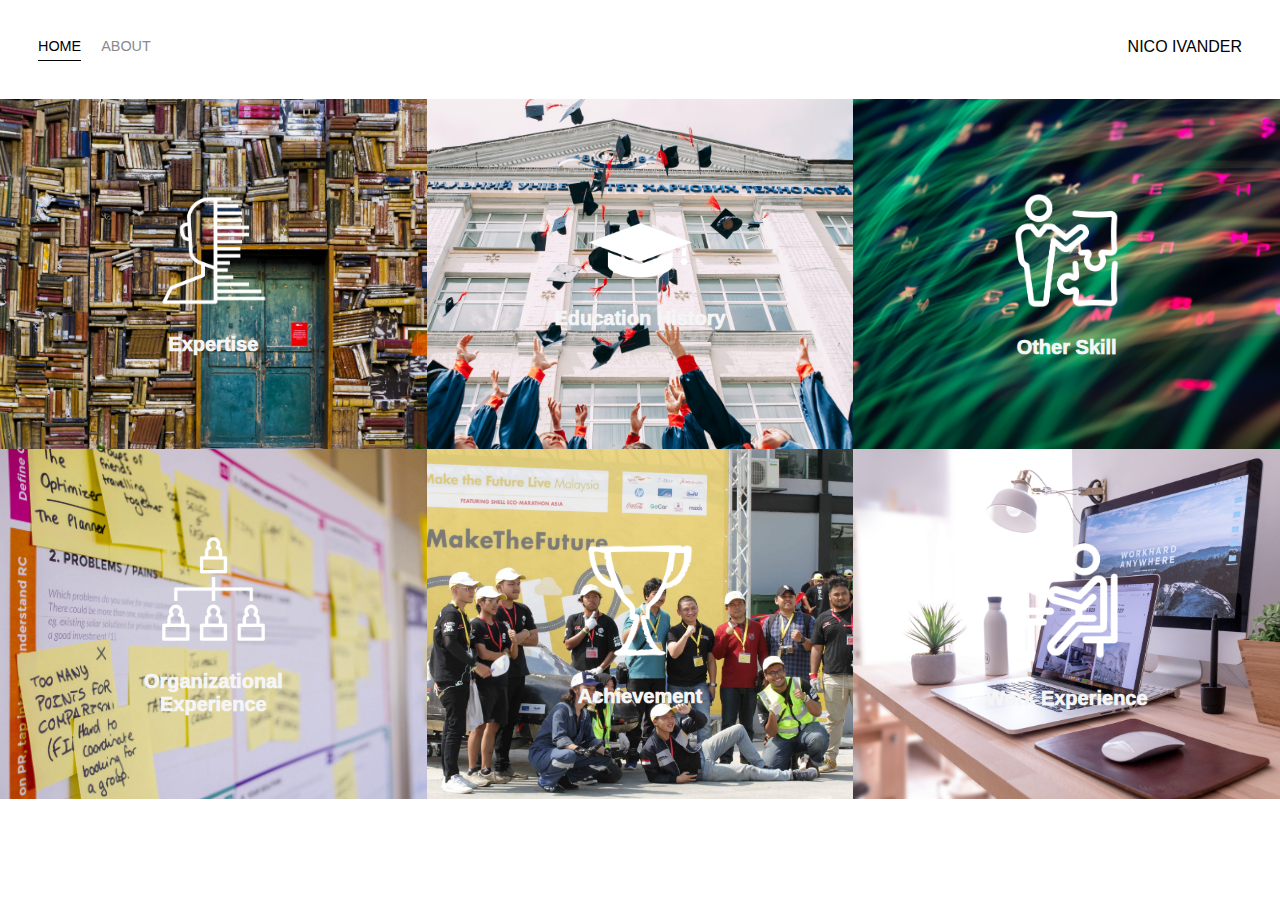
<file: index.html>
<!DOCTYPE html>
<html lang="en">
<head>
    <meta charset="UTF-8"/>
    <title>Document</title>
    <link href="https://fonts.googleapis.com/css2?family=Roboto&display=swap" rel="stylesheet"> 
    <link rel="stylesheet" href="styles.css">
</head>
<body>
    <div class="container">
        <div class="nav-wrapper">
            <div class="left-side">
                <div class="nav-link-wrapper active-nav-link">
                    <a href="index.html">Home</a>
                </div>

                <div class="nav-link-wrapper">
                    <a href="about.html">About</a>
                </div>
            </div>

            <div class="right-side">
                <div class="brand">
                    <div>NICO IVANDER</div>
                </div>
             </div>
        </div>

        <div class="content-wrapper">
            <div class="portfolio-items-wrapper">
                

                <div class="portfolio-item-wrapper">
                    <div class="portfolio-img-background" style="background-image:url(images/Expertise.jpg) ;"></div>
                    <div class="img-text-wrapper">
                        <div class="logo-wrapper">
                            <a href="Expertise.html"><img src="logo/expertise1.png"></a>
                        </div>

                        <div class="subtitle">
                            <a href="Expertise.html">Expertise</a>
                        </div>
                    </div>
                </div>

                <div class="portfolio-item-wrapper">
                    <div class="portfolio-img-background" style="background-image:url(images/Education\ History.jpg) ;"></div>
                    <div class="img-text-wrapper">
                        <div class="logo-wrapper">
                            <a href="Education History.html"><img src="logo/Education History.png"></a>
                        </div>

                        <div class="subtitle">
                            <a href="Education History.html">Education History</a>
                        </div>
                    </div>
                </div>

                <div class="portfolio-item-wrapper">
                    <div class="portfolio-img-background" style="background-image:url(images/Other\ Skill.jpg) ;"></div>
                    <div class="img-text-wrapper">
                        <div class="logo-wrapper">
                            <a href=" Other Skill.html"><img src="logo/Other Skills.png"></a>
                        </div>

                        <div class="subtitle">
                            <a href=" Other Skill.html">Other Skill</a>
                        </div>
                    </div>
                </div>
                
                <div class="portfolio-item-wrapper">
                    <div class="portfolio-img-background" style="background-image:url(images/Organization\ Experience.jpg) ;"></div>
                    <div class="img-text-wrapper">
                        <div class="logo-wrapper">
                            <a href="Organizational Experience.html"><img src="logo/Organization Experience.png"></a>
                        </div>

                        <div class="subtitle">
                            <a href="Organizational Experience.html">Organizational Experience</a> 
                        </div>
                    </div>
                </div>

                <div class="portfolio-item-wrapper">
                    <div class="portfolio-img-background" style="background-image:url(images/Achievement.jpg) ;"></div>
                    <div class="img-text-wrapper">
                        <div class="logo-wrapper">
                            <a href="Achievement.html"><img src="logo/Achievement.png"></a>
                        </div>

                        <div class="subtitle">
                            <a href="Achievement.html">Achievement</a>
                        </div>
                    </div>
                </div>

                <div class="portfolio-item-wrapper">
                    <div class="portfolio-img-background" style="background-image:url(images/Work\ Experience.jpg) ;"></div>
                    <div class="img-text-wrapper">
                        <div class="logo-wrapper">
                            <a href="Work Experience.html"><img src="logo/Work Experience.png"></a>
                        </div>

                        <div class="subtitle">
                            <a href="Work Experience.html">Work Experience</a>
                        </div>
                    </div>
                </div>
           
            </div>

        </div>

    </div>
</body>
<script>
    const portfolioItems = document.querySelectorAll('.portfolio-item-wrapper')
    
    portfolioItems.forEach(portfolioItem => {
        portfolioItem.addEventListener('mouseover', () => {
            portfolioItem.childNodes[1].classList.add('img-darken')
        })

        portfolioItem.addEventListener('mouseout', () => {
            portfolioItem.childNodes[1].classList.remove('img-darken')
        })

    })
</script>

</html>
</file>
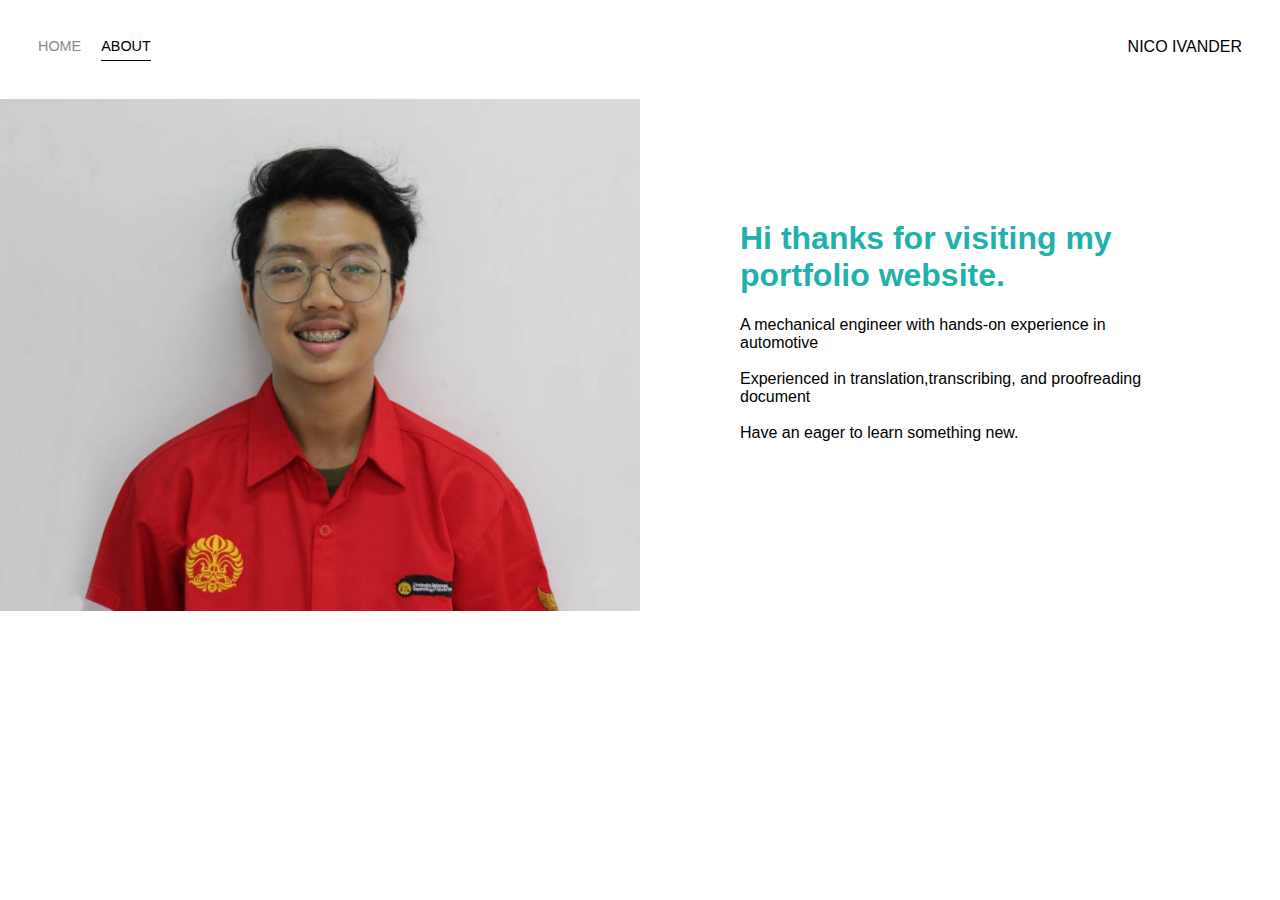
<file: about.html>
<!DOCTYPE html>
<html>
<head>
    <meta charset="UTF-8"/>
    <title>About</title>
    <link href="https://fonts.googleapis.com/css2?family=Roboto&display=swap" rel="stylesheet"> 
    <link rel="stylesheet" href="styles.css">
</head>
<body>
    <div class="container">
        <div class="nav-wrapper">
            <div class="left-side">
                <div class="nav-link-wrapper">
                    <a href="index.html">Home</a>
                </div>

                <div class="nav-link-wrapper active-nav-link">
                    <a href="about.html">About</a>
                </div>
            </div>

            <div class="right-side">
                <div class="brand">
                    <div>NICO IVANDER</div>
                </div>
             </div>
        </div>

        <div class="content-wrapper">
            <div class="two-column-wrapper">
                <div class="profile-image-wrapper">
                    <img src="images/Pas Foto SMV ratio 5 to 4.jpg">
                </div>

                <div class="profile-content-wrapper">
                   <h1>Hi thanks for visiting my portfolio website.</h1> 
                   <p>
                    A mechanical engineer with hands-on experience in automotive
                    <br><br>Experienced in translation,transcribing, and proofreading document 
                    <br><br>Have an eager to learn something new.</p>
                </div>
            </div>
        </div>

    </div>
</body>
</html>
</file>
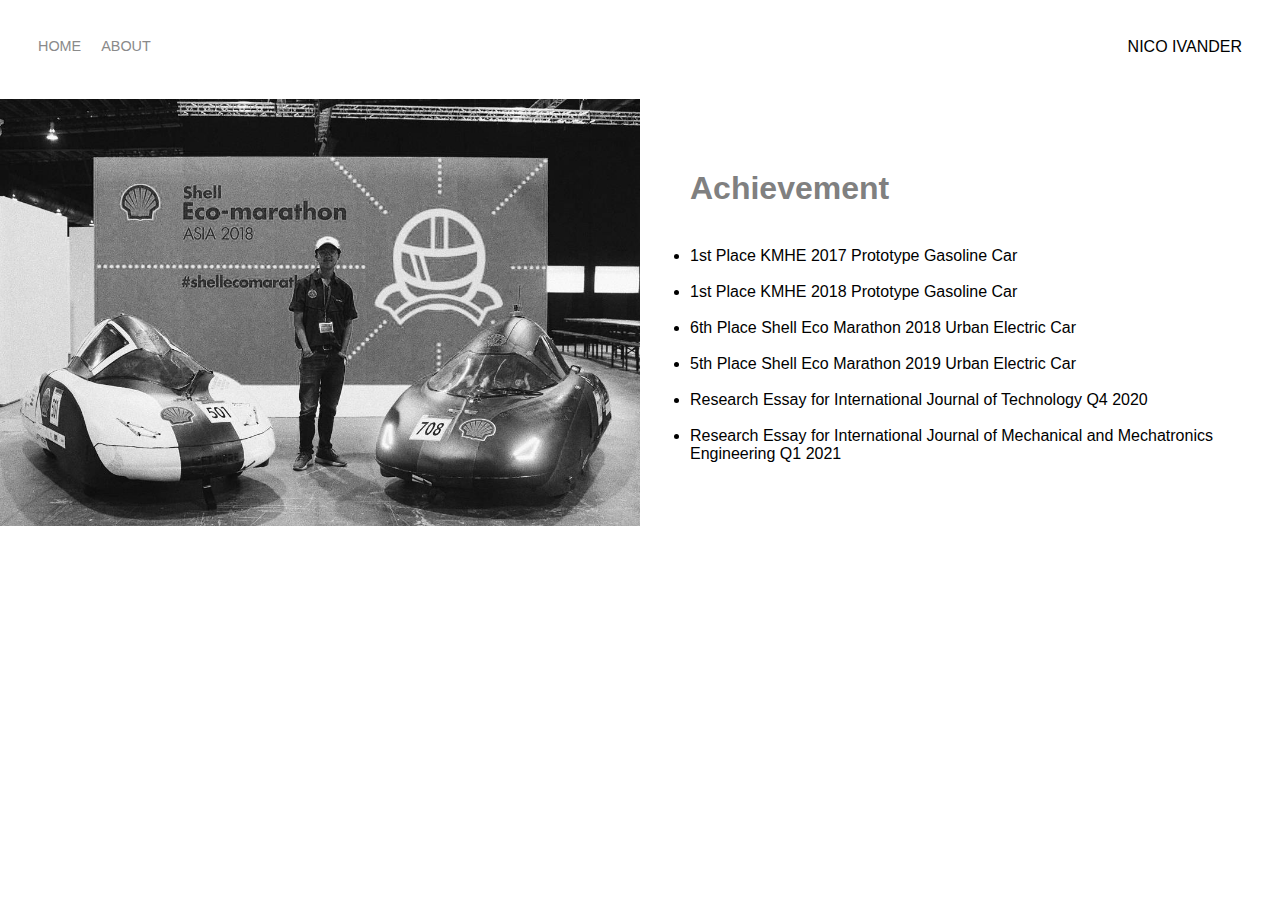
<file: Achievement.html>
<!DOCTYPE html>
<html>
<head>
    <meta charset="UTF-8"/>
    <title>About</title>
    <link href="https://fonts.googleapis.com/css2?family=Roboto&display=swap" rel="stylesheet"> 
    <link rel="stylesheet" href="styles.css">
</head>
<body>
    <div class="container">
        <div class="nav-wrapper">
            <div class="left-side">
                <div class="nav-link-wrapper">
                    <a href="index.html">Home</a>
                </div>

                <div class="nav-link-wrapper">
                    <a href="about.html">About</a>
                </div>
            </div>

            <div class="right-side">
                <div class="brand">
                    <div>NICO IVANDER</div>
                </div>
             </div>
        </div>

        <div class="content-wrapper">
            <div class="two-column-wrapper">
                <div class="profile-image-wrapper">
                    <img src="images/Achievement Page.jpg">
                </div>

                <div class="eh-content-wrapper">
                   <h1>Achievement</h1> 
                   <br>
                   <li>1st Place KMHE 2017 Prototype Gasoline Car</li>
                   <br>
                   <li>1st Place KMHE 2018 Prototype Gasoline Car</li>
                   <br>
                   <li>6th Place Shell Eco Marathon 2018 Urban Electric Car</li>
                   <br>
                   <li>5th Place Shell Eco Marathon 2019 Urban Electric Car</li>
                   <br>
                   <li>Research Essay for International Journal of Technology Q4 2020</li>
                   <br>
                   <li>Research Essay for International Journal of Mechanical and Mechatronics Engineering Q1 2021</li>

            
                   
                
                
                </div>
            </div>
        </div>

    </div>
</body>
</html>
</file>
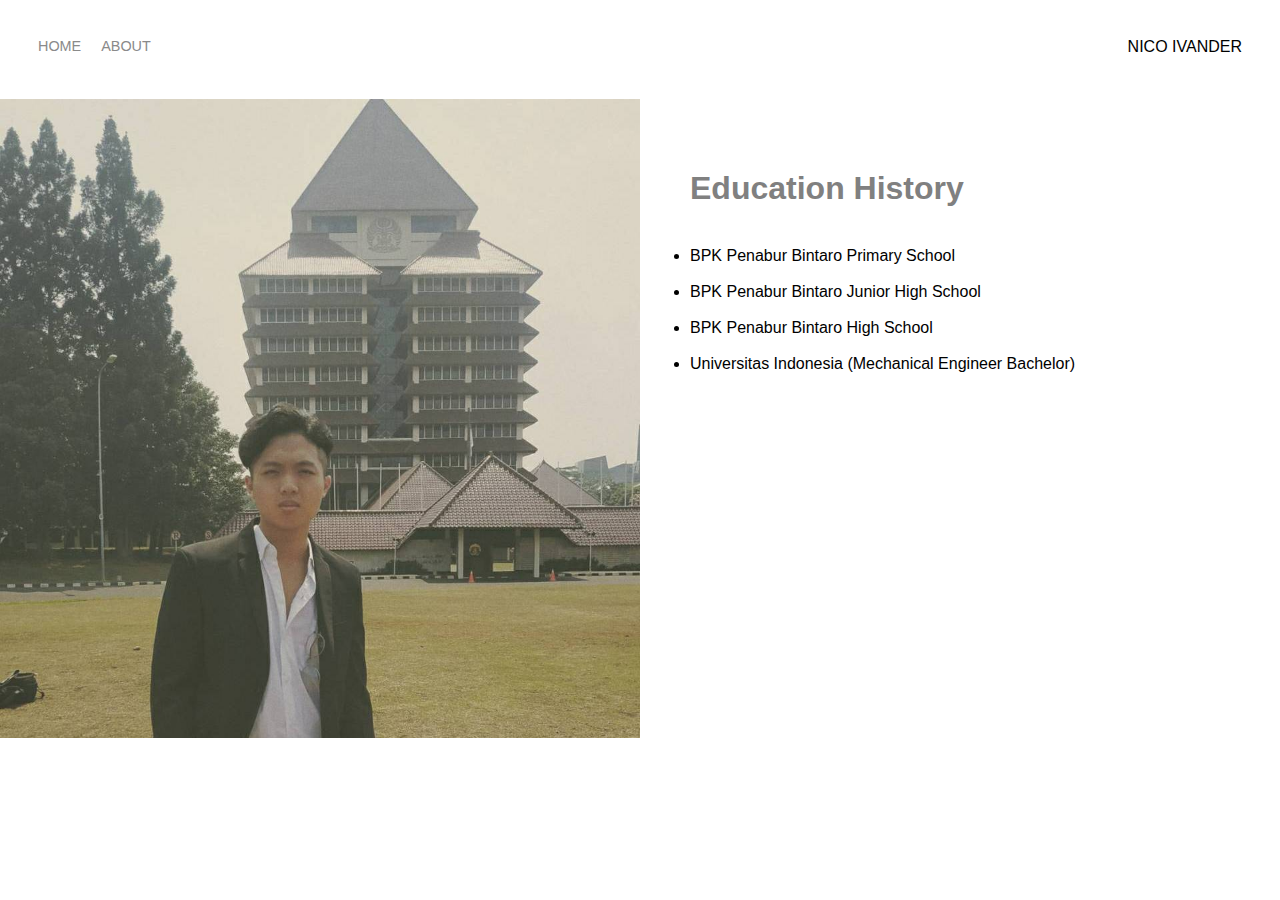
<file: Education History.html>
<!DOCTYPE html>
<html>
<head>
    <meta charset="UTF-8"/>
    <title>About</title>
    <link href="https://fonts.googleapis.com/css2?family=Roboto&display=swap" rel="stylesheet"> 
    <link rel="stylesheet" href="styles.css">
</head>
<body>
    <div class="container">
        <div class="nav-wrapper">
            <div class="left-side">
                <div class="nav-link-wrapper">
                    <a href="index.html">Home</a>
                </div>

                <div class="nav-link-wrapper">
                    <a href="about.html">About</a>
                </div>
            </div>

            <div class="right-side">
                <div class="brand">
                    <div>NICO IVANDER</div>
                </div>
             </div>
        </div>

        <div class="content-wrapper">
            <div class="two-column-wrapper">
                <div class="profile-image-wrapper">
                    <img src="images/Education History Page.jpg">
                </div>

                <div class="eh-content-wrapper">
                   <h1>Education History</h1> 
                   <br>
                   <li>BPK Penabur Bintaro Primary School</li>
                   <br>
                   <li>BPK Penabur Bintaro Junior High School</li>
                   <br>
                   <li>BPK Penabur Bintaro High School</li>
                   <br>
                   <li>Universitas Indonesia (Mechanical Engineer Bachelor)</li>
                   
                
                
                </div>
            </div>
        </div>

    </div>
</body>
</html>
</file>
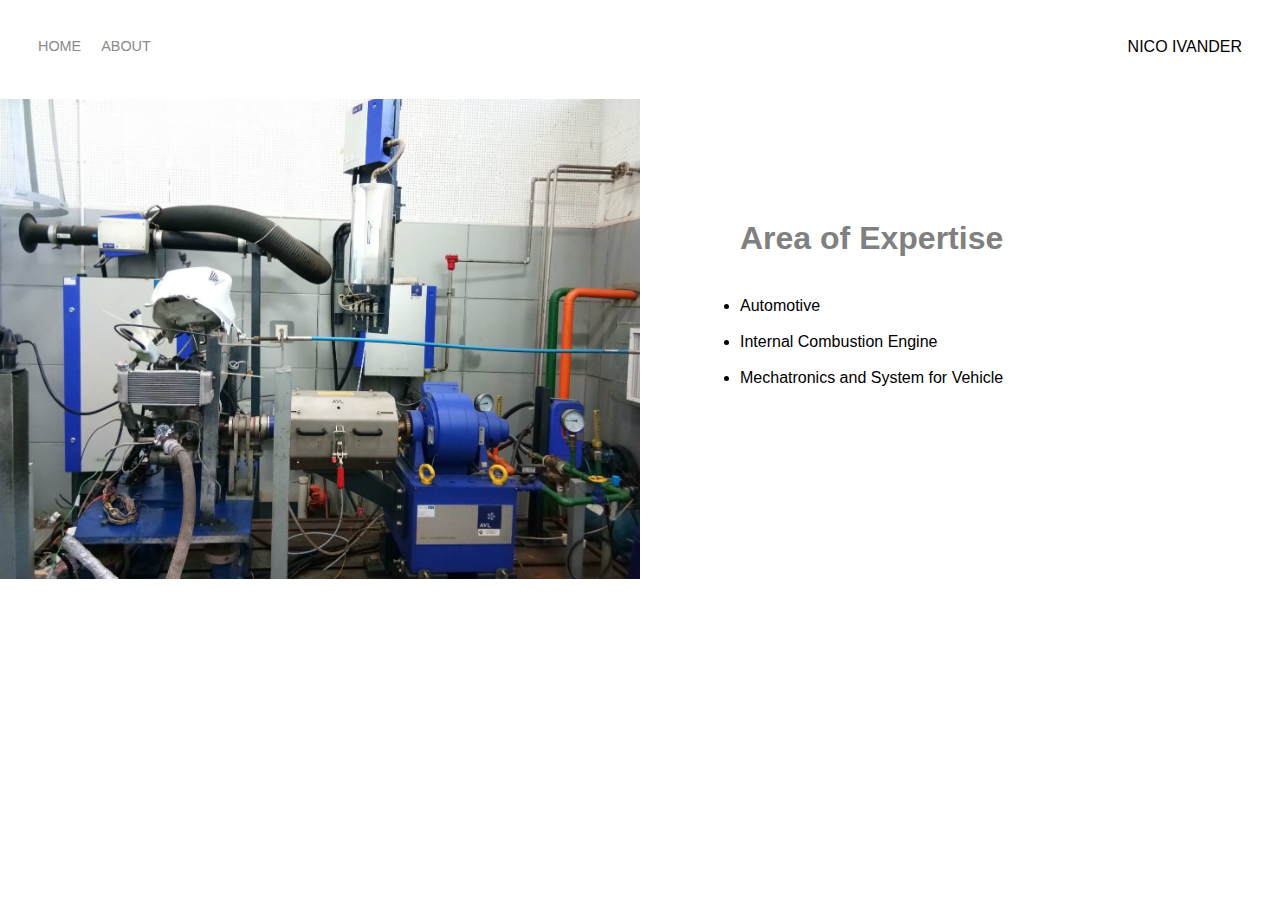
<file: Expertise.html>
<!DOCTYPE html>
<html>
<head>
    <meta charset="UTF-8"/>
    <title>About</title>
    <link href="https://fonts.googleapis.com/css2?family=Roboto&display=swap" rel="stylesheet"> 
    <link rel="stylesheet" href="styles.css">
</head>
<body>
    <div class="container">
        <div class="nav-wrapper">
            <div class="left-side">
                <div class="nav-link-wrapper">
                    <a href="index.html">Home</a>
                </div>

                <div class="nav-link-wrapper">
                    <a href="about.html">About</a>
                </div>
            </div>

            <div class="right-side">
                <div class="brand">
                    <div>NICO IVANDER</div>
                </div>
             </div>
        </div>

        <div class="content-wrapper">
            <div class="two-column-wrapper">
                <div class="profile-image-wrapper">
                    <img src="images/Expertise Page.jpg">
                </div>

                <div class="expertise-content-wrapper">
                   <h1>Area of Expertise</h1> 
                   <br>
                   <li>Automotive</li>
                   <br>
                   <li>Internal Combustion Engine</li>
                   <br>
                   <li>Mechatronics and System for Vehicle</li>
                
                
                </div>
            </div>
        </div>

    </div>
</body>
</html>
</file>
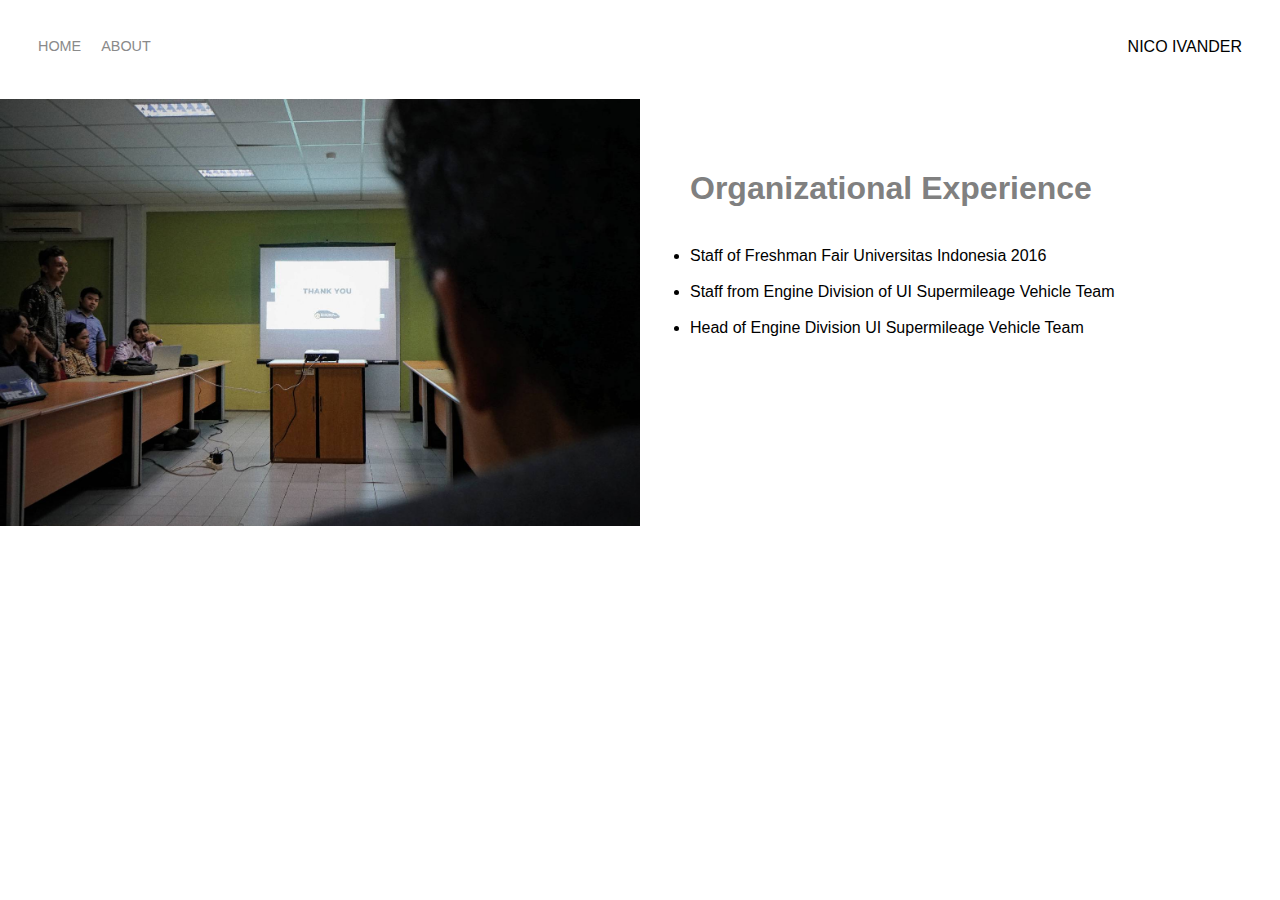
<file: Organizational Experience.html>
<!DOCTYPE html>
<html>
<head>
    <meta charset="UTF-8"/>
    <title>About</title>
    <link href="https://fonts.googleapis.com/css2?family=Roboto&display=swap" rel="stylesheet"> 
    <link rel="stylesheet" href="styles.css">
</head>
<body>
    <div class="container">
        <div class="nav-wrapper">
            <div class="left-side">
                <div class="nav-link-wrapper">
                    <a href="index.html">Home</a>
                </div>

                <div class="nav-link-wrapper">
                    <a href="about.html">About</a>
                </div>
            </div>

            <div class="right-side">
                <div class="brand">
                    <div>NICO IVANDER</div>
                </div>
             </div>
        </div>

        <div class="content-wrapper">
            <div class="two-column-wrapper">
                <div class="profile-image-wrapper">
                    <img src="images/Organizational Experience Page.jpg">
                </div>

                <div class="eh-content-wrapper">
                   <h1>Organizational Experience</h1> 
                   <br>
                   <li>Staff of Freshman Fair Universitas Indonesia 2016</li>
                   <br>
                   <li>Staff from Engine Division of UI Supermileage Vehicle Team</li>
                   <br>
                   <li>Head of Engine Division UI Supermileage Vehicle Team</li>
                   <br>
                   
                   
                
                
                </div>
            </div>
        </div>

    </div>
</body>
</html>
</file>
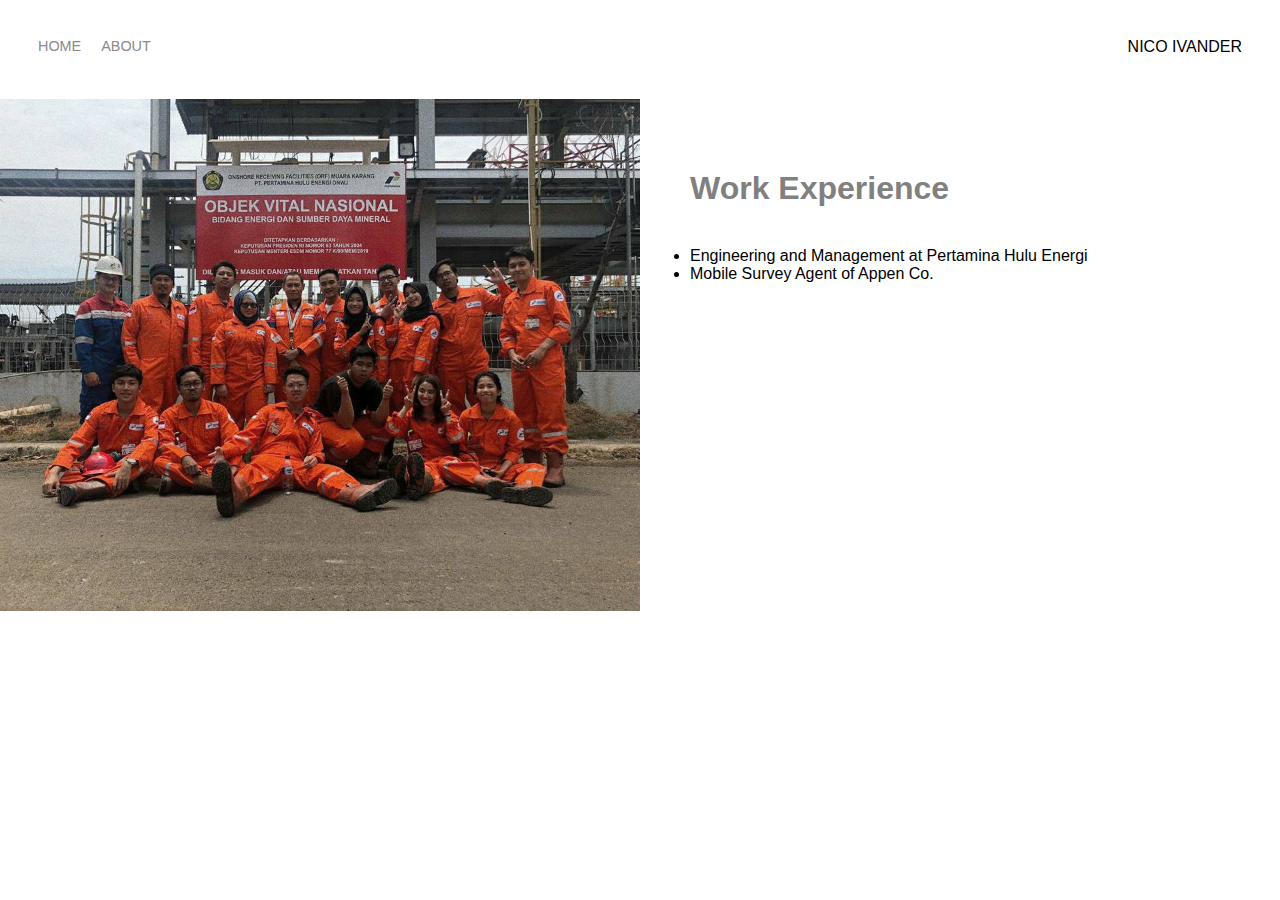
<file: Work Experience.html>
<!DOCTYPE html>
<html>
<head>
    <meta charset="UTF-8"/>
    <title>About</title>
    <link href="https://fonts.googleapis.com/css2?family=Roboto&display=swap" rel="stylesheet"> 
    <link rel="stylesheet" href="styles.css">
</head>
<body>
    <div class="container">
        <div class="nav-wrapper">
            <div class="left-side">
                <div class="nav-link-wrapper">
                    <a href="index.html">Home</a>
                </div>

                <div class="nav-link-wrapper">
                    <a href="about.html">About</a>
                </div>
            </div>

            <div class="right-side">
                <div class="brand">
                    <div>NICO IVANDER</div>
                </div>
             </div>
        </div>

        <div class="content-wrapper">
            <div class="two-column-wrapper">
                <div class="profile-image-wrapper">
                    <img src="images/Work Experience Page.jpg">
                </div>

                <div class="eh-content-wrapper">
                   <h1>Work Experience</h1> 
                   <br>
                   <li>Engineering and Management at Pertamina Hulu Energi</li>
                   <li>Mobile Survey Agent of Appen Co.</li>

            
                   
                
                
                </div>
            </div>
        </div>

    </div>
</body>
</html>
</file>
<file: styles.css>
/* unvisited link */
 a:link {
    color: whitesmoke;
  }

/* visited link */
  a:visited {
    color: whitesmoke;
  }

/* mouse over link */
  a:hover {
    color: whitesmoke;
  }

/* selected link */
  a:active {
    color: whitesmoke;
  }

a:link {
  text-decoration: none;
}

a:visited {
  text-decoration: none;
}

a:hover {
  text-decoration: none;
}

a:active {
  text-decoration: none;
}


/*master styles*/

body {
    font-family: "Lato", sans-serif;
    margin: 0px;
}

.container{
    display: grid;
    grid-template-columns: 1fr;
}



.nav-wrapper {
    display: flex;
    justify-content: space-between;
    padding: 38px;
}

.left-side {
    display: flex;
    
}

.nav-wrapper > .left-side > div {
    margin-right: 20px;
    font-size: 0.9em;
    text-transform: uppercase;

}

.nav-link-wrapper {
    height: 22px;
    border-bottom: 1px solid transparent;
    transition: border-bottom 0.5s;
}

.nav-link-wrapper a {
    color: #8a8a8a;
    text-decoration: none;
    transition: color 0.5s;
}

.nav-link-wrapper:hover {
    border-bottom: 1px solid black;
}

.nav-link-wrapper a:hover {
    color: black;
}

.active-nav-link {
    border-bottom: 1px solid black;
}

.active-nav-link a {
    color: black !important;
}

/* Portfolio styles */

.portfolio-items-wrapper{
    display: grid;
    grid-template-columns: 1fr 1fr 1fr;
}

.portfolio-item-wrapper {
    position: relative;
}

.portfolio-img-background {
    height: 350px;
    width: 100%;
    background-size: cover;
    background-position: center;
    background-repeat: no-repeat;
}

.img-text-wrapper {
    position: absolute;
    top: 0;
    display: flex;
    flex-direction: column;
    justify-content: center;
    align-items: center;
    height: 100%;
    text-align: center;
    padding-left: 100px;
    padding-right: 100px;
}

.logo-wrapper img{
    width: 50%;
    margin-bottom: 20px;
}

/* Needs to be more specific with selector */
.img-text-wrapper .subtitle {
    transition: 1s;
    font-weight: 1000; /* kalo pas hover subtitlenya berubah bentuk*/
    font-size: 20px;
    color: transparent;
}


.img-text-wrapper:hover .subtitle {
    font-weight: 1000;
    color: whitesmoke;
}

.img-darken {
    transition: 1s;
    filter: brightness(10%);
}



/* About Page */
.two-column-wrapper {
    display: grid;
    grid-template-columns: 1fr 1fr;

}

.profile-image-wrapper img {
    width: 100%;
}

.profile-content-wrapper {
    padding: 100px;
}

.profile-content-wrapper h1 {
    color: lightseagreen;
}

/* Expertise Page */

.expertise-content-wrapper {
    padding: 100px;
}
.expertise-content-wrapper h1 {
    color: grey;
}

/* Education History Page */
.eh-content-wrapper {
    padding: 50px;
}

.eh-content-wrapper h1 {
    color: grey;
</file>
